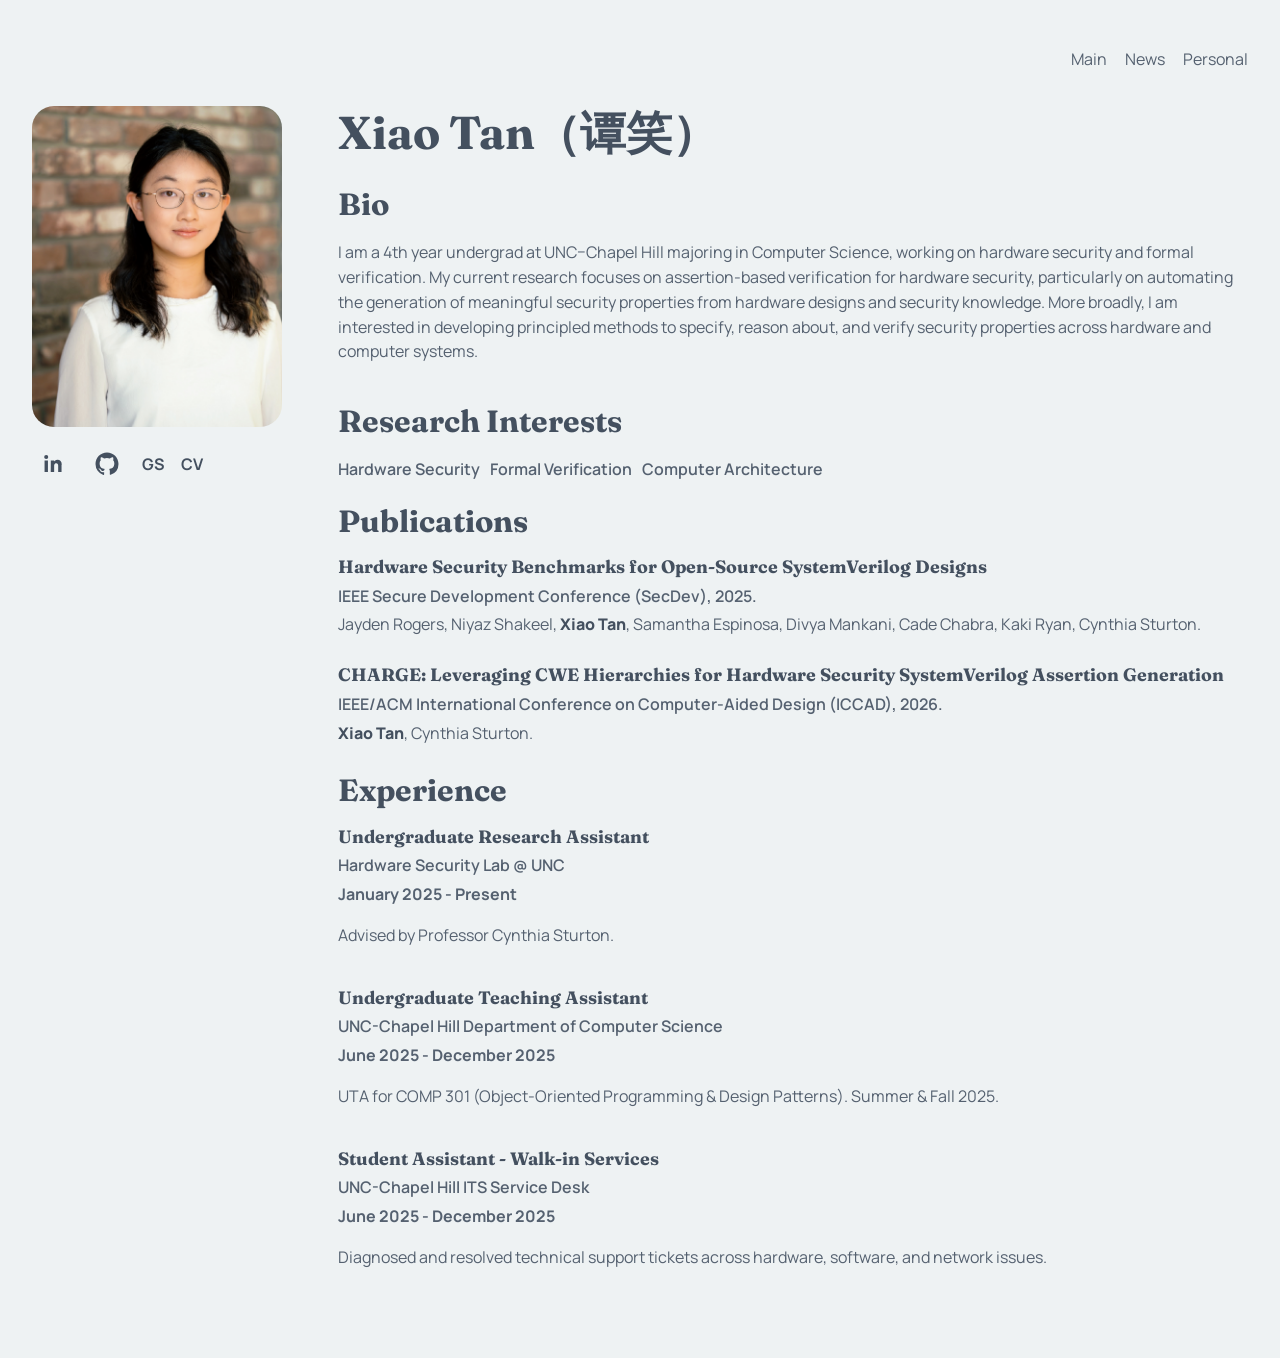
<file: index.html>
<!DOCTYPE html>
<html lang="en">
  <head>
    <!-- Google tag (gtag.js) -->
    <script async src="https://www.googletagmanager.com/gtag/js?id=G-YSSLP2BXG9"></script>
    <script>
    window.dataLayer = window.dataLayer || [];
    function gtag(){dataLayer.push(arguments);}
    gtag('js', new Date());

    gtag('config', 'G-YSSLP2BXG9');
    </script>
    <meta charset="UTF-8" />
    <meta name="viewport" content="width=device-width, initial-scale=1.0" />
    <title>Personal Website</title>
    <meta
      name="description"
      content="Personal website with research, publications, news, and professional experience."
    />
    <link rel="preconnect" href="https://fonts.googleapis.com" />
    <link rel="preconnect" href="https://fonts.gstatic.com" crossorigin />
    <link
      href="https://fonts.googleapis.com/css2?family=Fraunces:wght@500;600;700&family=Manrope:wght@400;500;600;700&display=swap"
      rel="stylesheet"
    />
    <link rel="stylesheet" href="styles.css" />
  </head>
  <body>
    <div class="page-shell">
      <header class="hero">
        <nav class="topbar">
          <div class="nav-links">
            <a href="index.html">Main</a>
            <a href="news.html">News</a>
            <a href="life.html">Personal</a>
          </div>
        </nav>
      </header>

      <main class="profile-layout">
        <aside class="profile-sidebar">
          <figure class="photo-card">
            <div class="photo-frame">
              <img id="profile-photo" alt="Profile portrait" />
            </div>
          </figure>

          <div class="icon-links" aria-label="Profile links">
            <a class="icon-link" id="linkedin-link" target="_blank" rel="noreferrer" aria-label="LinkedIn">
              <svg viewBox="0 0 24 24" aria-hidden="true">
                <path d="M6.94 8.5H3.56V20h3.38V8.5ZM5.25 3A2.02 2.02 0 0 0 3.2 5.02c0 1.1.9 1.98 2.02 1.98a2 2 0 0 0 2.03-1.98A2.01 2.01 0 0 0 5.25 3Zm15.55 9.85c0-3.46-1.84-5.07-4.3-5.07-1.98 0-2.86 1.08-3.35 1.84V8.5H9.78c.04.74 0 11.5 0 11.5h3.37v-6.42c0-.34.02-.68.13-.92.27-.68.9-1.38 1.95-1.38 1.38 0 1.94 1.04 1.94 2.57V20h3.37v-7.15Z"/>
              </svg>
            </a>
            <a class="icon-link" id="github-link" target="_blank" rel="noreferrer" aria-label="GitHub">
              <svg viewBox="0 0 24 24" aria-hidden="true">
                <path d="M12 .5C5.65.5.5 5.65.5 12a11.5 11.5 0 0 0 7.86 10.92c.58.1.79-.25.79-.56 0-.28-.01-1.19-.02-2.16-3.2.7-3.88-1.36-3.88-1.36-.52-1.33-1.28-1.68-1.28-1.68-1.04-.71.08-.7.08-.7 1.15.08 1.75 1.18 1.75 1.18 1.02 1.75 2.68 1.25 3.34.95.1-.74.4-1.25.72-1.54-2.55-.29-5.24-1.28-5.24-5.69 0-1.26.45-2.29 1.18-3.09-.12-.29-.51-1.46.11-3.04 0 0 .97-.31 3.17 1.18a10.94 10.94 0 0 1 5.78 0c2.2-1.49 3.17-1.18 3.17-1.18.62 1.58.23 2.75.11 3.04.74.8 1.18 1.83 1.18 3.09 0 4.42-2.69 5.39-5.26 5.68.41.35.78 1.04.78 2.1 0 1.52-.01 2.74-.01 3.11 0 .31.21.67.8.56A11.5 11.5 0 0 0 23.5 12C23.5 5.65 18.35.5 12 .5Z"/>
              </svg>
            </a>
            <a class="icon-link icon-link-text" id="scholar-link" target="_blank" rel="noreferrer" aria-label="Google Scholar">
              GS
            </a>
            <a class="icon-link icon-link-text" id="cv-link" target="_blank" rel="noreferrer" aria-label="CV">
              CV
            </a>
          </div>
        </aside>

        <div class="profile-content">
          <section class="panel page-intro">
            <h1 id="name"></h1>
          </section>

          <section class="panel" id="bio">
            <div class="section-heading">
              <h2>Bio</h2>
            </div>
            <p id="about-detail"></p>
          </section>

          <section class="panel" id="research">
            <div class="section-heading">
              <h2>Research Interests</h2>
            </div>
            <ul class="tag-list" id="research-interests"></ul>
          </section>

          <section class="panel" id="publications">
            <div class="section-heading">
              <h2>Publications</h2>
            </div>
            <div class="stack-list" id="publications-list"></div>
          </section>

          <section class="panel" id="experience">
            <div class="section-heading">
              <h2>Experience</h2>
            </div>
            <div class="stack-list" id="experience-list"></div>
          </section>
        </div>
      </main>
    </div>

    <script src="site-data.js"></script>
    <script src="site.js"></script>
  </body>
</html>
</file>
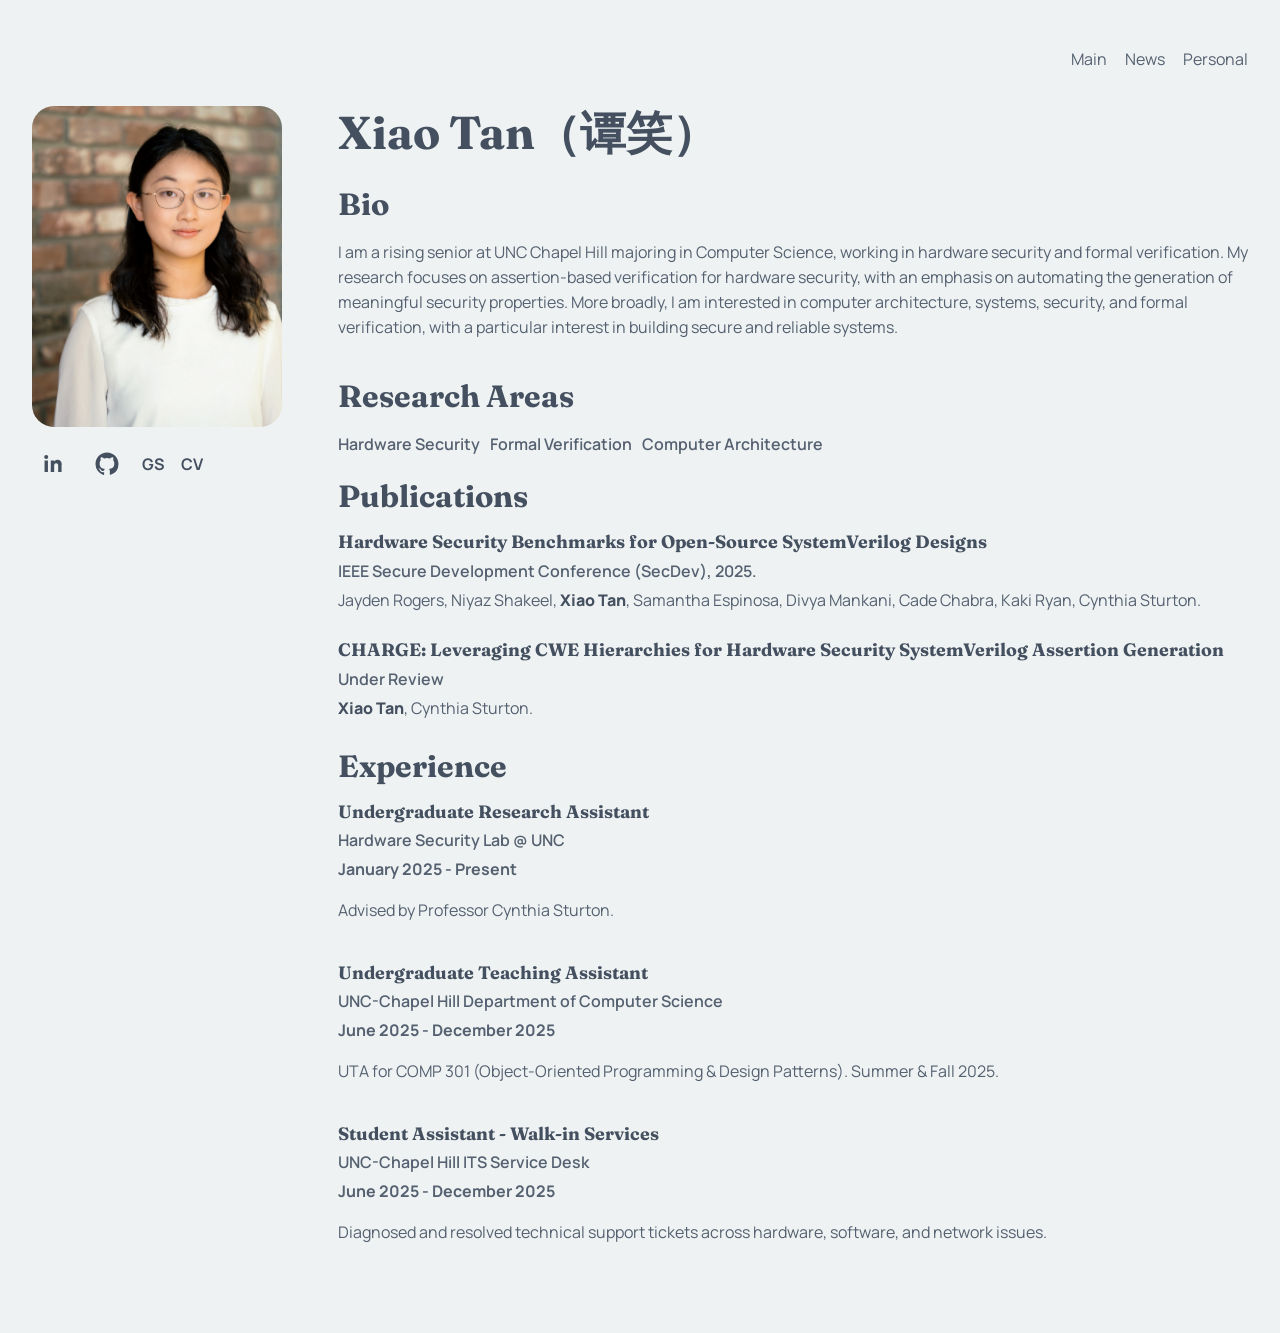
<file: build-a-personal-website-for-me/index.html>
<!DOCTYPE html>
<html lang="en">
  <head>
    <meta charset="UTF-8" />
    <meta name="viewport" content="width=device-width, initial-scale=1.0" />
    <title>Personal Website</title>
    <meta
      name="description"
      content="Personal website with research, publications, news, and professional experience."
    />
    <link rel="preconnect" href="https://fonts.googleapis.com" />
    <link rel="preconnect" href="https://fonts.gstatic.com" crossorigin />
    <link
      href="https://fonts.googleapis.com/css2?family=Fraunces:wght@500;600;700&family=Manrope:wght@400;500;600;700&display=swap"
      rel="stylesheet"
    />
    <link rel="stylesheet" href="styles.css" />
  </head>
  <body>
    <div class="page-shell">
      <header class="hero">
        <nav class="topbar">
          <div class="nav-links">
            <a href="index.html">Main</a>
            <a href="news.html">News</a>
            <a href="life.html">Personal</a>
          </div>
        </nav>
      </header>

      <main class="profile-layout">
        <aside class="profile-sidebar">
          <figure class="photo-card">
            <div class="photo-frame">
              <img id="profile-photo" alt="Profile portrait" />
            </div>
          </figure>

          <div class="icon-links" aria-label="Profile links">
            <a class="icon-link" id="linkedin-link" target="_blank" rel="noreferrer" aria-label="LinkedIn">
              <svg viewBox="0 0 24 24" aria-hidden="true">
                <path d="M6.94 8.5H3.56V20h3.38V8.5ZM5.25 3A2.02 2.02 0 0 0 3.2 5.02c0 1.1.9 1.98 2.02 1.98a2 2 0 0 0 2.03-1.98A2.01 2.01 0 0 0 5.25 3Zm15.55 9.85c0-3.46-1.84-5.07-4.3-5.07-1.98 0-2.86 1.08-3.35 1.84V8.5H9.78c.04.74 0 11.5 0 11.5h3.37v-6.42c0-.34.02-.68.13-.92.27-.68.9-1.38 1.95-1.38 1.38 0 1.94 1.04 1.94 2.57V20h3.37v-7.15Z"/>
              </svg>
            </a>
            <a class="icon-link" id="github-link" target="_blank" rel="noreferrer" aria-label="GitHub">
              <svg viewBox="0 0 24 24" aria-hidden="true">
                <path d="M12 .5C5.65.5.5 5.65.5 12a11.5 11.5 0 0 0 7.86 10.92c.58.1.79-.25.79-.56 0-.28-.01-1.19-.02-2.16-3.2.7-3.88-1.36-3.88-1.36-.52-1.33-1.28-1.68-1.28-1.68-1.04-.71.08-.7.08-.7 1.15.08 1.75 1.18 1.75 1.18 1.02 1.75 2.68 1.25 3.34.95.1-.74.4-1.25.72-1.54-2.55-.29-5.24-1.28-5.24-5.69 0-1.26.45-2.29 1.18-3.09-.12-.29-.51-1.46.11-3.04 0 0 .97-.31 3.17 1.18a10.94 10.94 0 0 1 5.78 0c2.2-1.49 3.17-1.18 3.17-1.18.62 1.58.23 2.75.11 3.04.74.8 1.18 1.83 1.18 3.09 0 4.42-2.69 5.39-5.26 5.68.41.35.78 1.04.78 2.1 0 1.52-.01 2.74-.01 3.11 0 .31.21.67.8.56A11.5 11.5 0 0 0 23.5 12C23.5 5.65 18.35.5 12 .5Z"/>
              </svg>
            </a>
            <a class="icon-link icon-link-text" id="scholar-link" target="_blank" rel="noreferrer" aria-label="Google Scholar">
              GS
            </a>
            <a class="icon-link icon-link-text" id="cv-link" target="_blank" rel="noreferrer" aria-label="CV">
              CV
            </a>
          </div>
        </aside>

        <div class="profile-content">
          <section class="panel page-intro">
            <h1 id="name"></h1>
          </section>

          <section class="panel" id="bio">
            <div class="section-heading">
              <h2>Bio</h2>
            </div>
            <p id="about-detail"></p>
          </section>

          <section class="panel" id="research">
            <div class="section-heading">
              <h2>Research Areas</h2>
            </div>
            <ul class="tag-list" id="research-interests"></ul>
          </section>

          <section class="panel" id="publications">
            <div class="section-heading">
              <h2>Publications</h2>
            </div>
            <div class="stack-list" id="publications-list"></div>
          </section>

          <section class="panel" id="experience">
            <div class="section-heading">
              <h2>Experience</h2>
            </div>
            <div class="stack-list" id="experience-list"></div>
          </section>
        </div>
      </main>
    </div>

    <script src="site-data.js"></script>
    <script src="site.js"></script>
  </body>
</html>
</file>
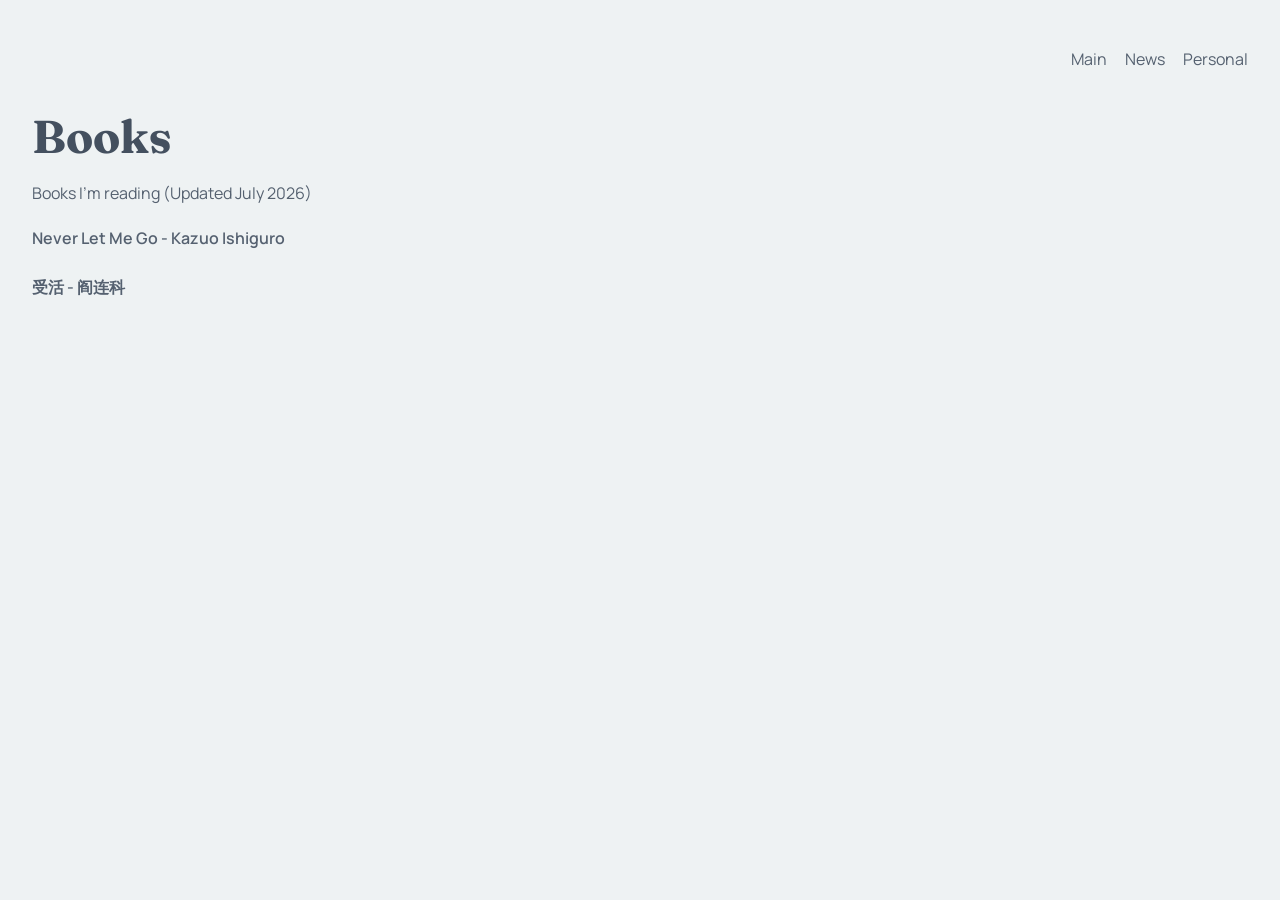
<file: books.html>
<!DOCTYPE html>
<html lang="en">
  <head>
    <!-- Google tag (gtag.js) -->
<script async src="https://www.googletagmanager.com/gtag/js?id=G-YSSLP2BXG9"></script>
<script>
  window.dataLayer = window.dataLayer || [];
  function gtag(){dataLayer.push(arguments);}
  gtag('js', new Date());

  gtag('config', 'G-YSSLP2BXG9');
</script>
    <meta charset="UTF-8" />
    <meta name="viewport" content="width=device-width, initial-scale=1.0" />
    <title>Books</title>
    <meta
      name="description"
      content="A personal reading list."
    />
    <link rel="preconnect" href="https://fonts.googleapis.com" />
    <link rel="preconnect" href="https://fonts.gstatic.com" crossorigin />
    <link
      href="https://fonts.googleapis.com/css2?family=Fraunces:wght@500;600;700&family=Manrope:wght@400;500;600;700&display=swap"
      rel="stylesheet"
    />
    <link rel="stylesheet" href="styles.css" />
  </head>
  <body>
    <div class="page-shell">
      <header class="subpage-hero">
        <nav class="topbar">
          <div class="nav-links">
            <a href="index.html">Main</a>
            <a href="news.html">News</a>
            <a href="life.html">Personal</a>
          </div>
        </nav>

        <div class="subpage-copy">
          <h1 id="books-title"></h1>
          <p id="books-intro"></p>
        </div>
      </header>

      <main>
        <section class="panel">
          <div class="stack-list" id="books-list"></div>
        </section>
      </main>
    </div>

    <script src="site-data.js"></script>
    <script src="site.js"></script>
  </body>
</html>
</file>
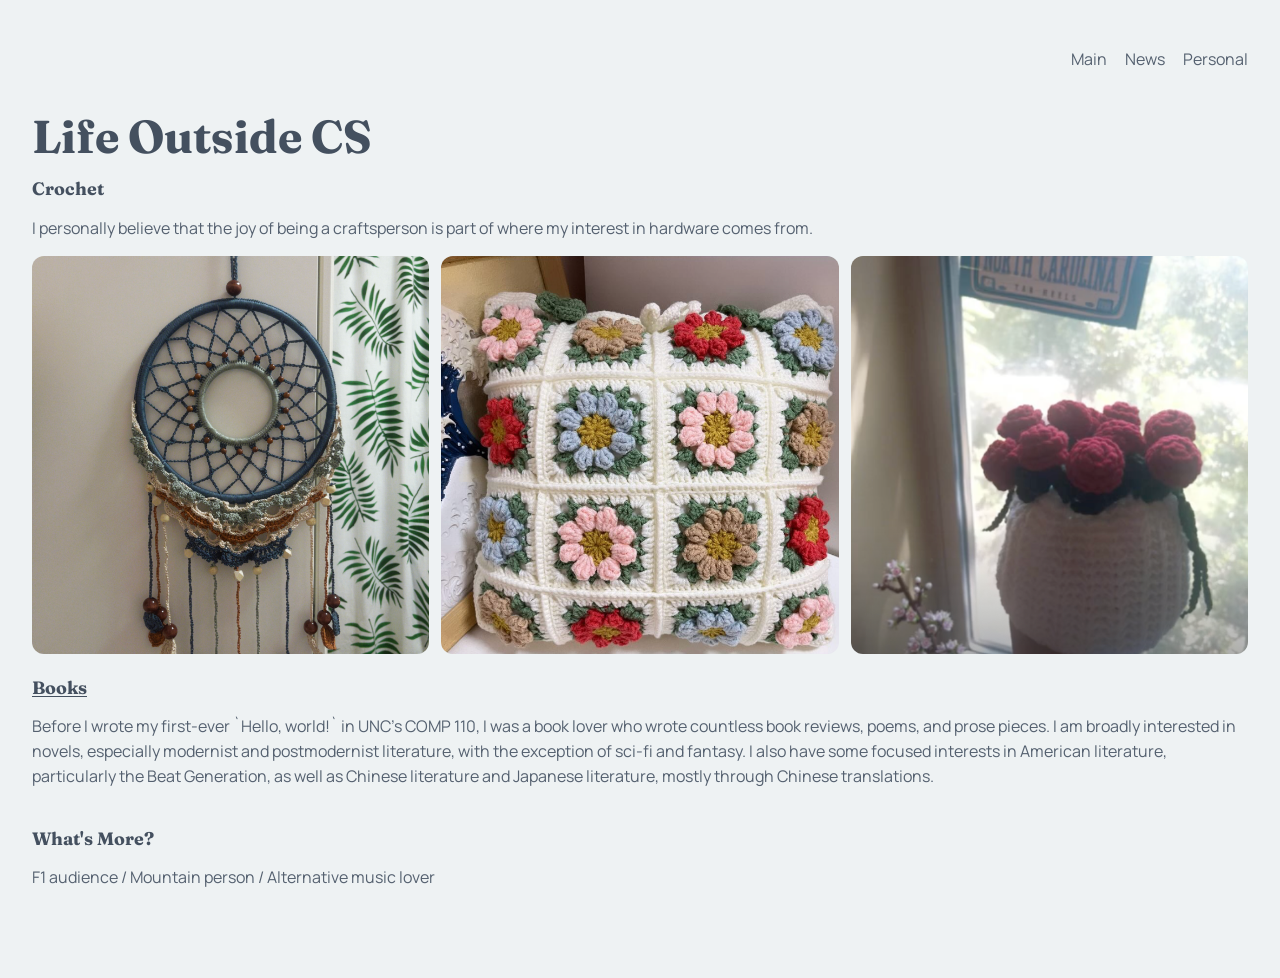
<file: life.html>
<!DOCTYPE html>
<html lang="en">
  <head>
    <!-- Google tag (gtag.js) -->
<script async src="https://www.googletagmanager.com/gtag/js?id=G-YSSLP2BXG9"></script>
<script>
  window.dataLayer = window.dataLayer || [];
  function gtag(){dataLayer.push(arguments);}
  gtag('js', new Date());

  gtag('config', 'G-YSSLP2BXG9');
</script>
    <meta charset="UTF-8" />
    <meta name="viewport" content="width=device-width, initial-scale=1.0" />
    <title>Life Outside CS</title>
    <meta
      name="description"
      content="Personal interests, hobbies, and life outside of computer science."
    />
    <link rel="preconnect" href="https://fonts.googleapis.com" />
    <link rel="preconnect" href="https://fonts.gstatic.com" crossorigin />
    <link
      href="https://fonts.googleapis.com/css2?family=Fraunces:wght@500;600;700&family=Manrope:wght@400;500;600;700&display=swap"
      rel="stylesheet"
    />
    <link rel="stylesheet" href="styles.css" />
  </head>
  <body>
    <div class="page-shell life-shell">
      <header class="subpage-hero">
        <nav class="topbar">
          <div class="nav-links">
            <a href="index.html">Main</a>
            <a href="news.html">News</a>
            <a href="life.html">Personal</a>
          </div>
        </nav>

        <div class="subpage-copy">
          <h1 id="life-title"></h1>
          <p class="intro" id="life-intro"></p>
        </div>
      </header>

      <main>
        <section class="panel">
          <div class="stack-list" id="life-sections"></div>
        </section>
      </main>
    </div>

    <script src="site-data.js"></script>
    <script src="site.js"></script>
  </body>
</html>
</file>
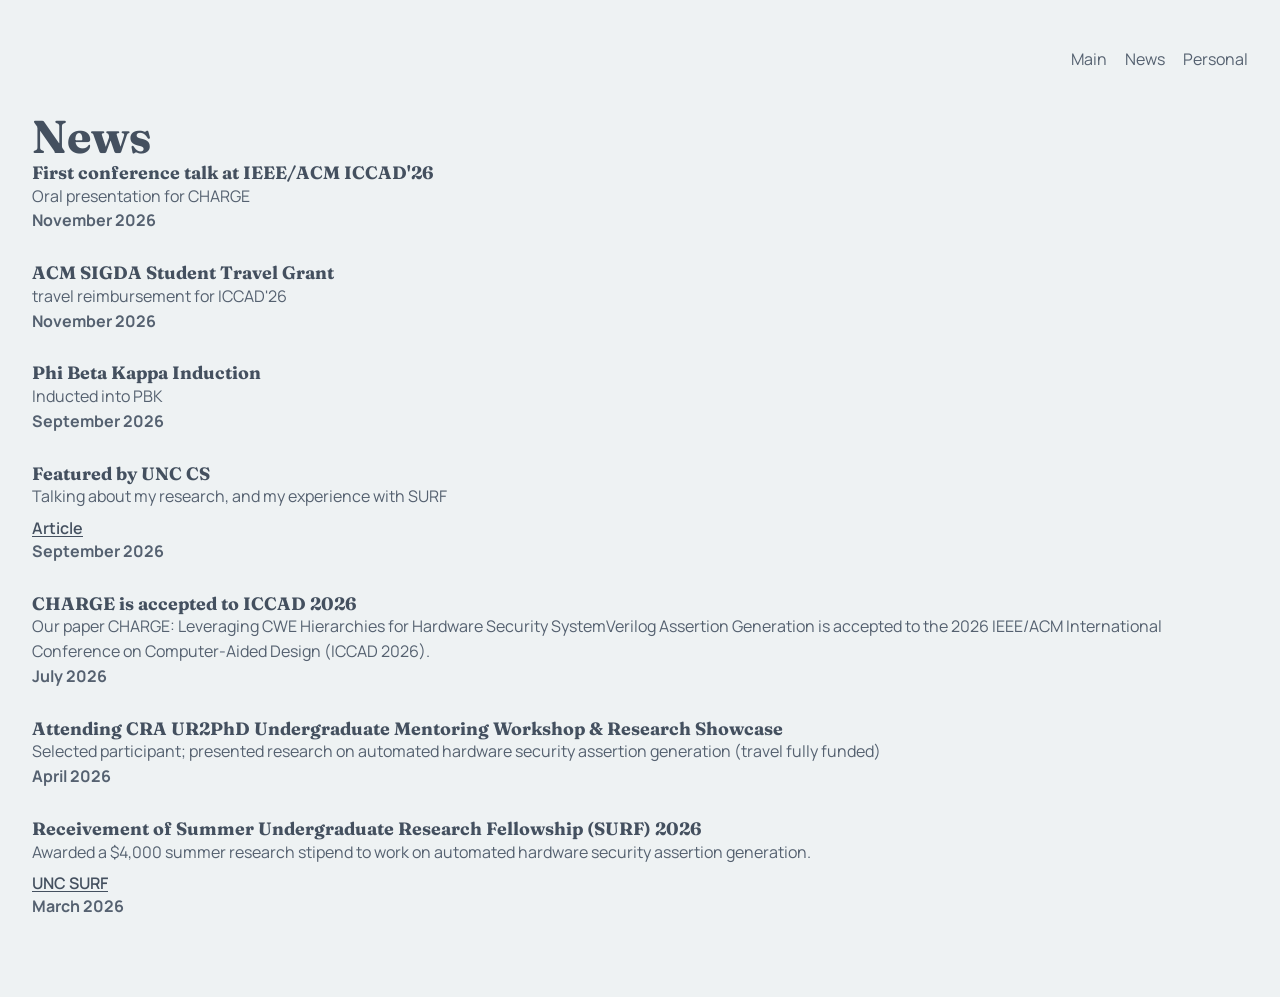
<file: news.html>
<!DOCTYPE html>
<html lang="en">
  <head>
    <!-- Google tag (gtag.js) -->
<script async src="https://www.googletagmanager.com/gtag/js?id=G-YSSLP2BXG9"></script>
<script>
  window.dataLayer = window.dataLayer || [];
  function gtag(){dataLayer.push(arguments);}
  gtag('js', new Date());

  gtag('config', 'G-YSSLP2BXG9');
</script>
    <meta charset="UTF-8" />
    <meta name="viewport" content="width=device-width, initial-scale=1.0" />
    <title>News</title>
    <meta
      name="description"
      content="Recent news, updates, and milestones."
    />
    <link rel="preconnect" href="https://fonts.googleapis.com" />
    <link rel="preconnect" href="https://fonts.gstatic.com" crossorigin />
    <link
      href="https://fonts.googleapis.com/css2?family=Fraunces:wght@500;600;700&family=Manrope:wght@400;500;600;700&display=swap"
      rel="stylesheet"
    />
    <link rel="stylesheet" href="styles.css" />
  </head>
  <body>
    <div class="page-shell">
      <header class="subpage-hero">
        <nav class="topbar">
          <div class="nav-links">
            <a href="index.html">Main</a>
            <a href="news.html">News</a>
            <a href="life.html">Personal</a>
          </div>
        </nav>

        <div class="subpage-copy">
          <h1>News</h1>
        </div>
      </header>

      <main>
        <section class="panel">
          <div class="timeline" id="news-list"></div>
        </section>
      </main>
    </div>

    <script src="site-data.js"></script>
    <script src="site.js"></script>
  </body>
</html>
</file>
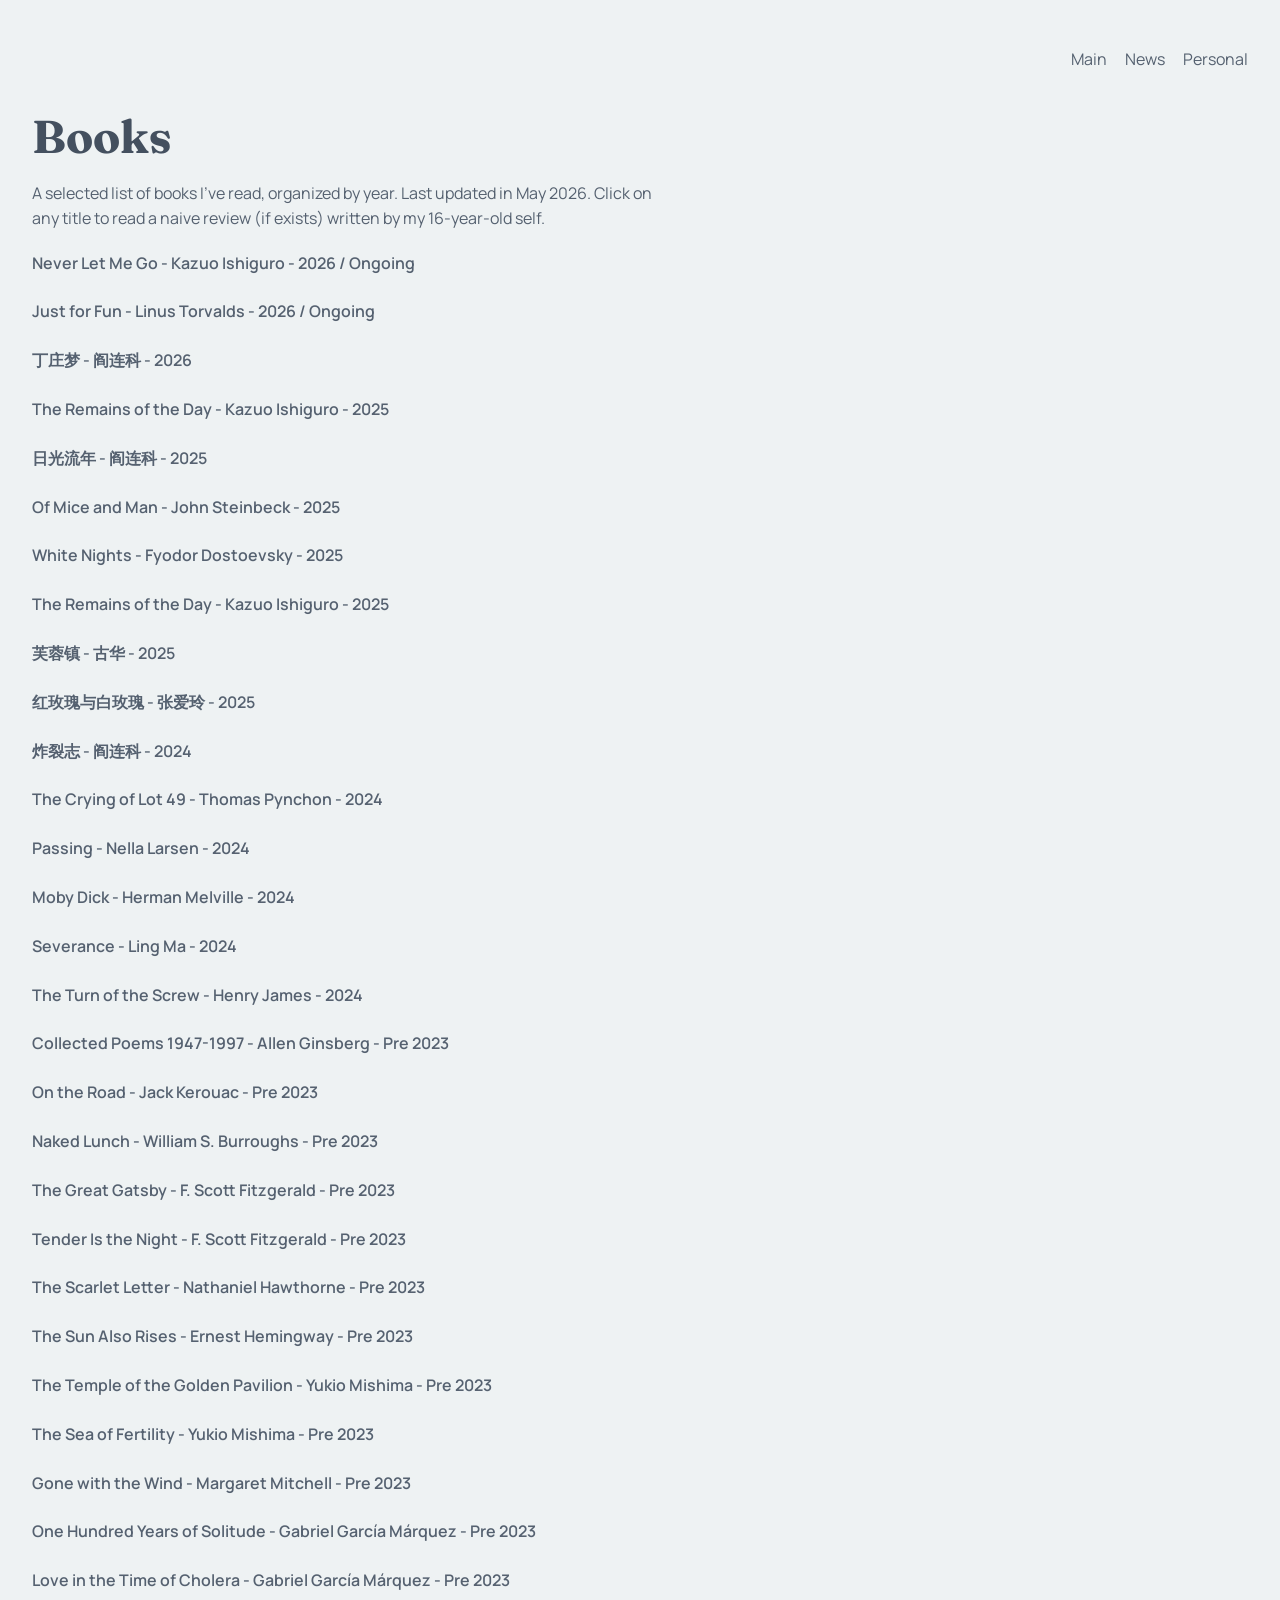
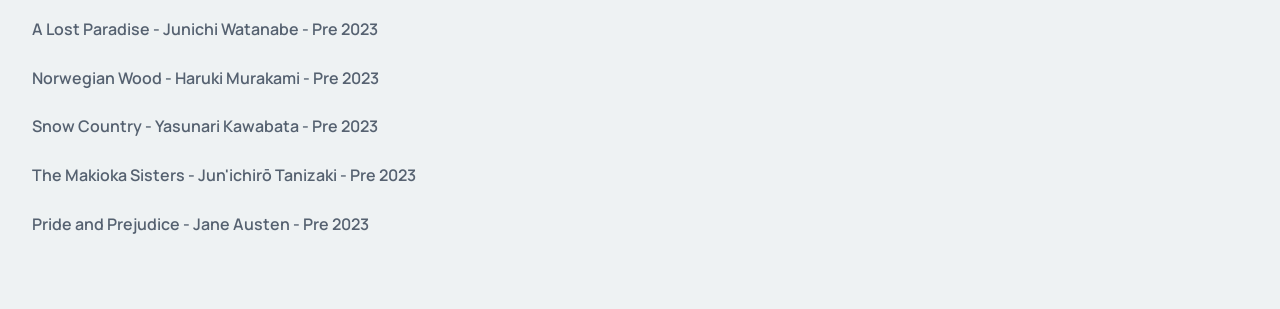
<file: build-a-personal-website-for-me/books.html>
<!DOCTYPE html>
<html lang="en">
  <head>
    <meta charset="UTF-8" />
    <meta name="viewport" content="width=device-width, initial-scale=1.0" />
    <title>Books</title>
    <meta
      name="description"
      content="A personal reading list."
    />
    <link rel="preconnect" href="https://fonts.googleapis.com" />
    <link rel="preconnect" href="https://fonts.gstatic.com" crossorigin />
    <link
      href="https://fonts.googleapis.com/css2?family=Fraunces:wght@500;600;700&family=Manrope:wght@400;500;600;700&display=swap"
      rel="stylesheet"
    />
    <link rel="stylesheet" href="styles.css" />
  </head>
  <body>
    <div class="page-shell">
      <header class="subpage-hero">
        <nav class="topbar">
          <div class="nav-links">
            <a href="index.html">Main</a>
            <a href="news.html">News</a>
            <a href="life.html">Personal</a>
          </div>
        </nav>

        <div class="subpage-copy">
          <h1 id="books-title"></h1>
          <p id="books-intro"></p>
        </div>
      </header>

      <main>
        <section class="panel">
          <div class="stack-list" id="books-list"></div>
        </section>
      </main>
    </div>

    <script src="site-data.js"></script>
    <script src="site.js"></script>
  </body>
</html>
</file>
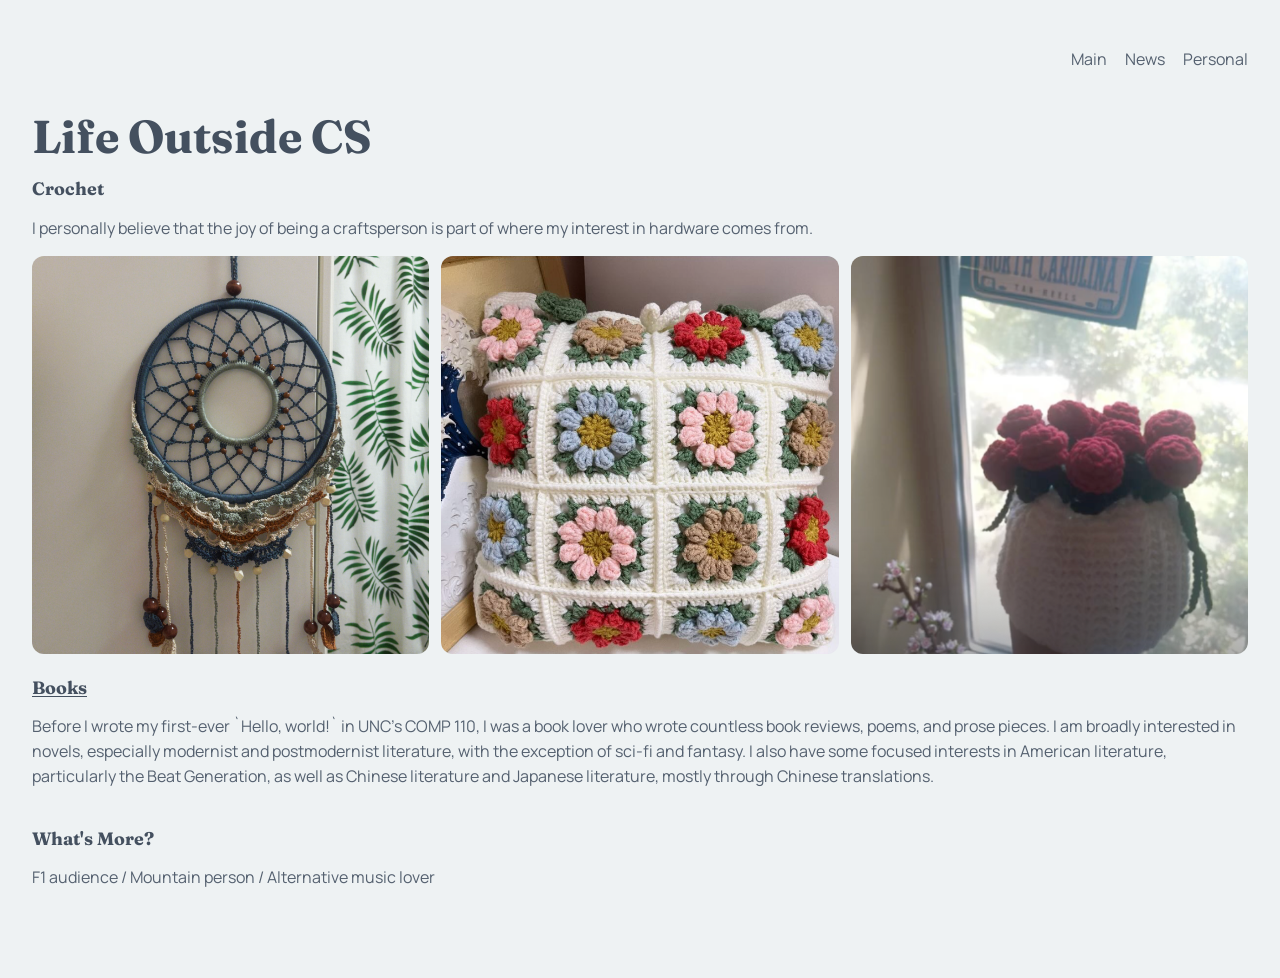
<file: build-a-personal-website-for-me/life.html>
<!DOCTYPE html>
<html lang="en">
  <head>
    <meta charset="UTF-8" />
    <meta name="viewport" content="width=device-width, initial-scale=1.0" />
    <title>Life Outside CS</title>
    <meta
      name="description"
      content="Personal interests, hobbies, and life outside of computer science."
    />
    <link rel="preconnect" href="https://fonts.googleapis.com" />
    <link rel="preconnect" href="https://fonts.gstatic.com" crossorigin />
    <link
      href="https://fonts.googleapis.com/css2?family=Fraunces:wght@500;600;700&family=Manrope:wght@400;500;600;700&display=swap"
      rel="stylesheet"
    />
    <link rel="stylesheet" href="styles.css" />
  </head>
  <body>
    <div class="page-shell life-shell">
      <header class="subpage-hero">
        <nav class="topbar">
          <div class="nav-links">
            <a href="index.html">Main</a>
            <a href="news.html">News</a>
            <a href="life.html">Personal</a>
          </div>
        </nav>

        <div class="subpage-copy">
          <h1 id="life-title"></h1>
          <p class="intro" id="life-intro"></p>
        </div>
      </header>

      <main>
        <section class="panel">
          <div class="stack-list" id="life-sections"></div>
        </section>
      </main>
    </div>

    <script src="site-data.js"></script>
    <script src="site.js"></script>
  </body>
</html>
</file>
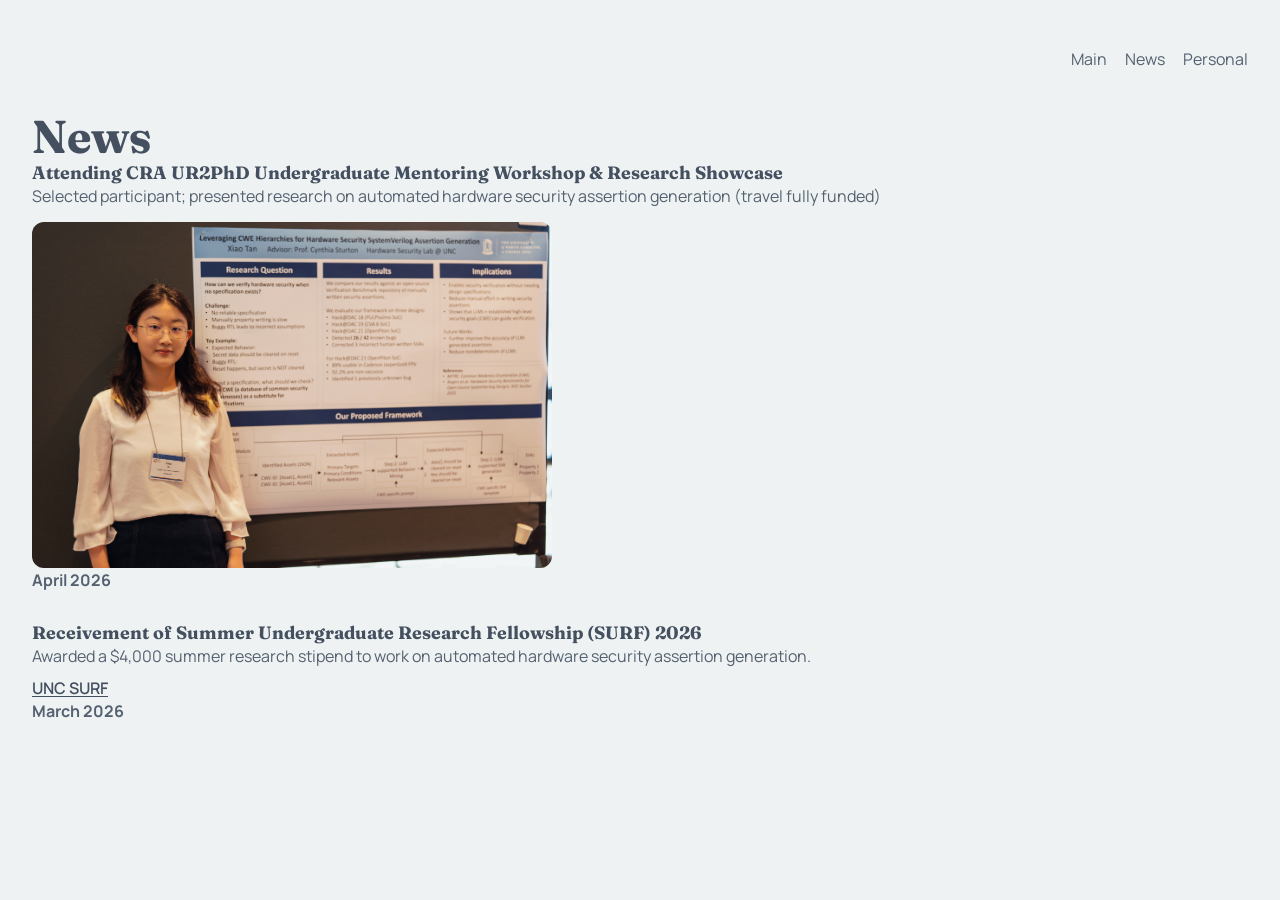
<file: build-a-personal-website-for-me/news.html>
<!DOCTYPE html>
<html lang="en">
  <head>
    <meta charset="UTF-8" />
    <meta name="viewport" content="width=device-width, initial-scale=1.0" />
    <title>News</title>
    <meta
      name="description"
      content="Recent news, updates, and milestones."
    />
    <link rel="preconnect" href="https://fonts.googleapis.com" />
    <link rel="preconnect" href="https://fonts.gstatic.com" crossorigin />
    <link
      href="https://fonts.googleapis.com/css2?family=Fraunces:wght@500;600;700&family=Manrope:wght@400;500;600;700&display=swap"
      rel="stylesheet"
    />
    <link rel="stylesheet" href="styles.css" />
  </head>
  <body>
    <div class="page-shell">
      <header class="subpage-hero">
        <nav class="topbar">
          <div class="nav-links">
            <a href="index.html">Main</a>
            <a href="news.html">News</a>
            <a href="life.html">Personal</a>
          </div>
        </nav>

        <div class="subpage-copy">
          <h1>News</h1>
        </div>
      </header>

      <main>
        <section class="panel">
          <div class="timeline" id="news-list"></div>
        </section>
      </main>
    </div>

    <script src="site-data.js"></script>
    <script src="site.js"></script>
  </body>
</html>
</file>
<file: styles.css>
:root {
  --bg: #eef2f3;
  --surface: transparent;
  --text: #44505f;
  --muted: #556170;
  --line: #d8dee2;
  --blue: #44505f;
  --green: #2b7a68;
}

* {
  box-sizing: border-box;
}

html {
  scroll-behavior: smooth;
}

body {
  margin: 0;
  min-height: 100vh;
  font-family: "Manrope", "Avenir Next", "Segoe UI", sans-serif;
  color: var(--text);
  background: var(--bg);
}

img {
  display: block;
  max-width: 100%;
}

a {
  color: inherit;
  text-decoration: none;
}

.page-shell {
  width: min(1360px, calc(100vw - 64px));
  margin: 0 auto;
  padding: 48px 0 72px;
}

.hero,
.subpage-hero,
.panel {
  background: var(--surface);
  border: 0;
  border-radius: 0;
}

.hero,
.subpage-hero {
  padding: 0;
}

.topbar {
  display: flex;
  justify-content: flex-end;
  align-items: center;
  gap: 20px;
  margin-bottom: 36px;
}

.brand {
  display: none;
}

.nav-links {
  display: flex;
  flex-wrap: wrap;
  justify-content: flex-end;
  gap: 18px;
  color: var(--muted);
  font-size: 1rem;
}

.nav-links a:hover,
.nav-links a:focus-visible {
  color: var(--blue);
  text-decoration: underline;
}

h1,
h2,
h3 {
  margin: 0;
  font-family: "Fraunces", Georgia, serif;
  line-height: 1.15;
}

h1 {
  font-size: clamp(2.1rem, 3.6vw, 3rem);
}

h2 {
  font-size: clamp(1.65rem, 2.4vw, 2rem);
}

h3 {
  font-size: 1.12rem;
}

.section-heading p,
.timeline p,
.stack-item p,
#about-detail,
#life-intro {
  color: var(--muted);
  line-height: 1.55;
  font-size: 1rem;
}

.photo-card {
  margin: 0;
}

.photo-frame {
  width: min(100%, 250px);
  aspect-ratio: 0.78 / 1;
  padding: 0;
  border-radius: 22px;
  border: 0;
  overflow: hidden;
  background: #dde4e8;
}

.photo-frame img {
  width: 100%;
  height: 100%;
  object-fit: cover;
  background: #dde4e8;
}

.profile-layout {
  display: grid;
  grid-template-columns: 250px minmax(0, 1fr);
  gap: 56px;
  align-items: start;
}

.profile-sidebar {
  position: sticky;
  top: 28px;
}

.icon-links {
  display: flex;
  gap: 12px;
  margin-top: 16px;
}

.icon-link {
  display: inline-flex;
  align-items: center;
  justify-content: center;
  width: 42px;
  height: 42px;
  color: var(--blue);
}

.icon-link svg {
  width: 24px;
  height: 24px;
  fill: currentColor;
}

.icon-link-text {
  width: auto;
  padding: 0 2px;
  font-size: 1rem;
  font-weight: 700;
  text-decoration: none;
}

.icon-link:hover,
.icon-link:focus-visible {
  color: #28313d;
}

.profile-content {
  display: grid;
  gap: 24px;
}

.page-intro {
  margin-bottom: 4px;
}

.panel {
  padding: 0;
}

.tag-list {
  display: flex;
  flex-wrap: wrap;
  gap: 8px 10px;
  padding: 0;
  margin: 12px 0 0;
  list-style: none;
}

.tag-list li {
  padding: 0;
  border-radius: 0;
  background: transparent;
  border: 0;
  color: var(--muted);
  font-weight: 600;
  font-size: 1rem;
}

.section-heading {
  display: block;
  margin-bottom: 18px;
}

.timeline,
.stack-list {
  display: grid;
  gap: 24px;
}

.timeline-item,
.stack-item {
  padding: 0;
  border-radius: 0;
  background: transparent;
  border: 0;
}

.item-head {
  display: block;
  margin-bottom: 6px;
}

.item-head p {
  margin: 0;
}

.item-meta {
  color: var(--green);
  font-weight: 700;
  white-space: normal;
  font-size: 1rem;
  margin-top: 4px;
}

.stack-item h3 {
  margin-bottom: 6px;
}

.stack-item .subtitle {
  margin: 0 0 4px;
  color: var(--muted);
  font-weight: 600;
}

.publication-authors {
  margin: 0 0 4px;
}

.name-highlight {
  font-weight: 800;
  color: var(--text);
}

.section-page-link {
  color: inherit;
  text-decoration: underline;
  text-underline-offset: 0.12em;
}

.section-page-link:hover,
.section-page-link:focus-visible {
  color: #28313d;
}

.news-link {
  display: inline-block;
  margin-top: 8px;
  color: var(--blue);
  text-decoration: underline;
  text-underline-offset: 0.12em;
  font-weight: 600;
}

.news-image-frame {
  margin: 14px 0 0;
  width: min(100%, 520px);
  border-radius: 12px;
  overflow: hidden;
  background: #dde4e8;
}

.news-image-frame img {
  width: 100%;
  height: auto;
}

.photo-placeholder-grid {
  display: grid;
  grid-template-columns: repeat(3, minmax(0, 1fr));
  gap: 12px;
  margin-top: 14px;
}

.life-photo-frame {
  margin: 0;
  border: 0;
  border-radius: 12px;
  overflow: hidden;
  background: #dde4e8;
  aspect-ratio: 1 / 1;
}

.life-photo-frame img {
  width: 100%;
  height: 100%;
  object-fit: cover;
}

.subpage-copy {
  max-width: 64ch;
  padding: 4px 0 0;
}

#books-intro {
  color: var(--muted);
  line-height: 1.55;
  font-size: 1rem;
  max-width: 70ch;
  margin: 18px 0 0;
}

#books-list {
  margin-top: 20px;
}

.book-line {
  margin: 0;
  color: var(--text);
  font-weight: 600;
}

.book-note {
  margin: 6px 0 0;
}

@media (max-width: 860px) {
  .item-head,
  .topbar {
    grid-template-columns: 1fr;
    display: grid;
  }

  .topbar,
  .item-head {
    gap: 14px;
  }

  .nav-links {
    justify-content: start;
  }

  .profile-layout {
    grid-template-columns: 1fr;
    gap: 28px;
  }

  .profile-sidebar {
    position: static;
  }

  .page-shell {
    width: min(100vw - 32px, 1360px);
    padding: 28px 0 40px;
  }

  .photo-frame {
    width: min(100%, 280px);
    aspect-ratio: 0.78 / 1;
  }

  .photo-placeholder-grid {
    grid-template-columns: 1fr;
  }
}

@media (max-width: 560px) {
.nav-links {
    gap: 10px 14px;
    font-size: 0.9rem;
  }

  h1 {
    font-size: 2.2rem;
  }

  h2 {
    font-size: 1.55rem;
  }

  .intro,
  .section-heading p,
  .timeline p,
  .stack-item p,
  #about-detail,
  #life-intro {
    font-size: 1rem;
  }
}
</file>
<file: build-a-personal-website-for-me/styles.css>
:root {
  --bg: #eef2f3;
  --surface: transparent;
  --text: #44505f;
  --muted: #556170;
  --line: #d8dee2;
  --blue: #44505f;
  --green: #2b7a68;
}

* {
  box-sizing: border-box;
}

html {
  scroll-behavior: smooth;
}

body {
  margin: 0;
  min-height: 100vh;
  font-family: "Manrope", "Avenir Next", "Segoe UI", sans-serif;
  color: var(--text);
  background: var(--bg);
}

img {
  display: block;
  max-width: 100%;
}

a {
  color: inherit;
  text-decoration: none;
}

.page-shell {
  width: min(1360px, calc(100vw - 64px));
  margin: 0 auto;
  padding: 48px 0 72px;
}

.hero,
.subpage-hero,
.panel {
  background: var(--surface);
  border: 0;
  border-radius: 0;
}

.hero,
.subpage-hero {
  padding: 0;
}

.topbar {
  display: flex;
  justify-content: flex-end;
  align-items: center;
  gap: 20px;
  margin-bottom: 36px;
}

.brand {
  display: none;
}

.nav-links {
  display: flex;
  flex-wrap: wrap;
  justify-content: flex-end;
  gap: 18px;
  color: var(--muted);
  font-size: 1rem;
}

.nav-links a:hover,
.nav-links a:focus-visible {
  color: var(--blue);
  text-decoration: underline;
}

h1,
h2,
h3 {
  margin: 0;
  font-family: "Fraunces", Georgia, serif;
  line-height: 1.15;
}

h1 {
  font-size: clamp(2.1rem, 3.6vw, 3rem);
}

h2 {
  font-size: clamp(1.65rem, 2.4vw, 2rem);
}

h3 {
  font-size: 1.12rem;
}

.section-heading p,
.timeline p,
.stack-item p,
#about-detail,
#life-intro {
  color: var(--muted);
  line-height: 1.55;
  font-size: 1rem;
}

.photo-card {
  margin: 0;
}

.photo-frame {
  width: min(100%, 250px);
  aspect-ratio: 0.78 / 1;
  padding: 0;
  border-radius: 22px;
  border: 0;
  overflow: hidden;
  background: #dde4e8;
}

.photo-frame img {
  width: 100%;
  height: 100%;
  object-fit: cover;
  background: #dde4e8;
}

.profile-layout {
  display: grid;
  grid-template-columns: 250px minmax(0, 1fr);
  gap: 56px;
  align-items: start;
}

.profile-sidebar {
  position: sticky;
  top: 28px;
}

.icon-links {
  display: flex;
  gap: 12px;
  margin-top: 16px;
}

.icon-link {
  display: inline-flex;
  align-items: center;
  justify-content: center;
  width: 42px;
  height: 42px;
  color: var(--blue);
}

.icon-link svg {
  width: 24px;
  height: 24px;
  fill: currentColor;
}

.icon-link-text {
  width: auto;
  padding: 0 2px;
  font-size: 1rem;
  font-weight: 700;
  text-decoration: none;
}

.icon-link:hover,
.icon-link:focus-visible {
  color: #28313d;
}

.profile-content {
  display: grid;
  gap: 24px;
}

.page-intro {
  margin-bottom: 4px;
}

.panel {
  padding: 0;
}

.tag-list {
  display: flex;
  flex-wrap: wrap;
  gap: 8px 10px;
  padding: 0;
  margin: 12px 0 0;
  list-style: none;
}

.tag-list li {
  padding: 0;
  border-radius: 0;
  background: transparent;
  border: 0;
  color: var(--muted);
  font-weight: 600;
  font-size: 1rem;
}

.section-heading {
  display: block;
  margin-bottom: 18px;
}

.timeline,
.stack-list {
  display: grid;
  gap: 24px;
}

.timeline-item,
.stack-item {
  padding: 0;
  border-radius: 0;
  background: transparent;
  border: 0;
}

.item-head {
  display: block;
  margin-bottom: 6px;
}

.item-head p {
  margin: 0;
}

.item-meta {
  color: var(--green);
  font-weight: 700;
  white-space: normal;
  font-size: 1rem;
  margin-top: 4px;
}

.stack-item h3 {
  margin-bottom: 6px;
}

.stack-item .subtitle {
  margin: 0 0 4px;
  color: var(--muted);
  font-weight: 600;
}

.publication-authors {
  margin: 0 0 4px;
}

.name-highlight {
  font-weight: 800;
  color: var(--text);
}

.section-page-link {
  color: inherit;
  text-decoration: underline;
  text-underline-offset: 0.12em;
}

.section-page-link:hover,
.section-page-link:focus-visible {
  color: #28313d;
}

.news-link {
  display: inline-block;
  margin-top: 8px;
  color: var(--blue);
  text-decoration: underline;
  text-underline-offset: 0.12em;
  font-weight: 600;
}

.news-image-frame {
  margin: 14px 0 0;
  width: min(100%, 520px);
  border-radius: 12px;
  overflow: hidden;
  background: #dde4e8;
}

.news-image-frame img {
  width: 100%;
  height: auto;
}

.photo-placeholder-grid {
  display: grid;
  grid-template-columns: repeat(3, minmax(0, 1fr));
  gap: 12px;
  margin-top: 14px;
}

.life-photo-frame {
  margin: 0;
  border: 0;
  border-radius: 12px;
  overflow: hidden;
  background: #dde4e8;
  aspect-ratio: 1 / 1;
}

.life-photo-frame img {
  width: 100%;
  height: 100%;
  object-fit: cover;
}

.subpage-copy {
  max-width: 64ch;
  padding: 4px 0 0;
}

#books-intro {
  color: var(--muted);
  line-height: 1.55;
  font-size: 1rem;
  max-width: 70ch;
  margin: 18px 0 0;
}

#books-list {
  margin-top: 20px;
}

.book-line {
  margin: 0;
  color: var(--text);
  font-weight: 600;
}

.book-note {
  margin: 6px 0 0;
}

@media (max-width: 860px) {
  .item-head,
  .topbar {
    grid-template-columns: 1fr;
    display: grid;
  }

  .topbar,
  .item-head {
    gap: 14px;
  }

  .nav-links {
    justify-content: start;
  }

  .profile-layout {
    grid-template-columns: 1fr;
    gap: 28px;
  }

  .profile-sidebar {
    position: static;
  }

  .page-shell {
    width: min(100vw - 32px, 1360px);
    padding: 28px 0 40px;
  }

  .photo-frame {
    width: min(100%, 280px);
    aspect-ratio: 0.78 / 1;
  }

  .photo-placeholder-grid {
    grid-template-columns: 1fr;
  }
}

@media (max-width: 560px) {
.nav-links {
    gap: 10px 14px;
    font-size: 0.9rem;
  }

  h1 {
    font-size: 2.2rem;
  }

  h2 {
    font-size: 1.55rem;
  }

  .intro,
  .section-heading p,
  .timeline p,
  .stack-item p,
  #about-detail,
  #life-intro {
    font-size: 1rem;
  }
}
</file>
